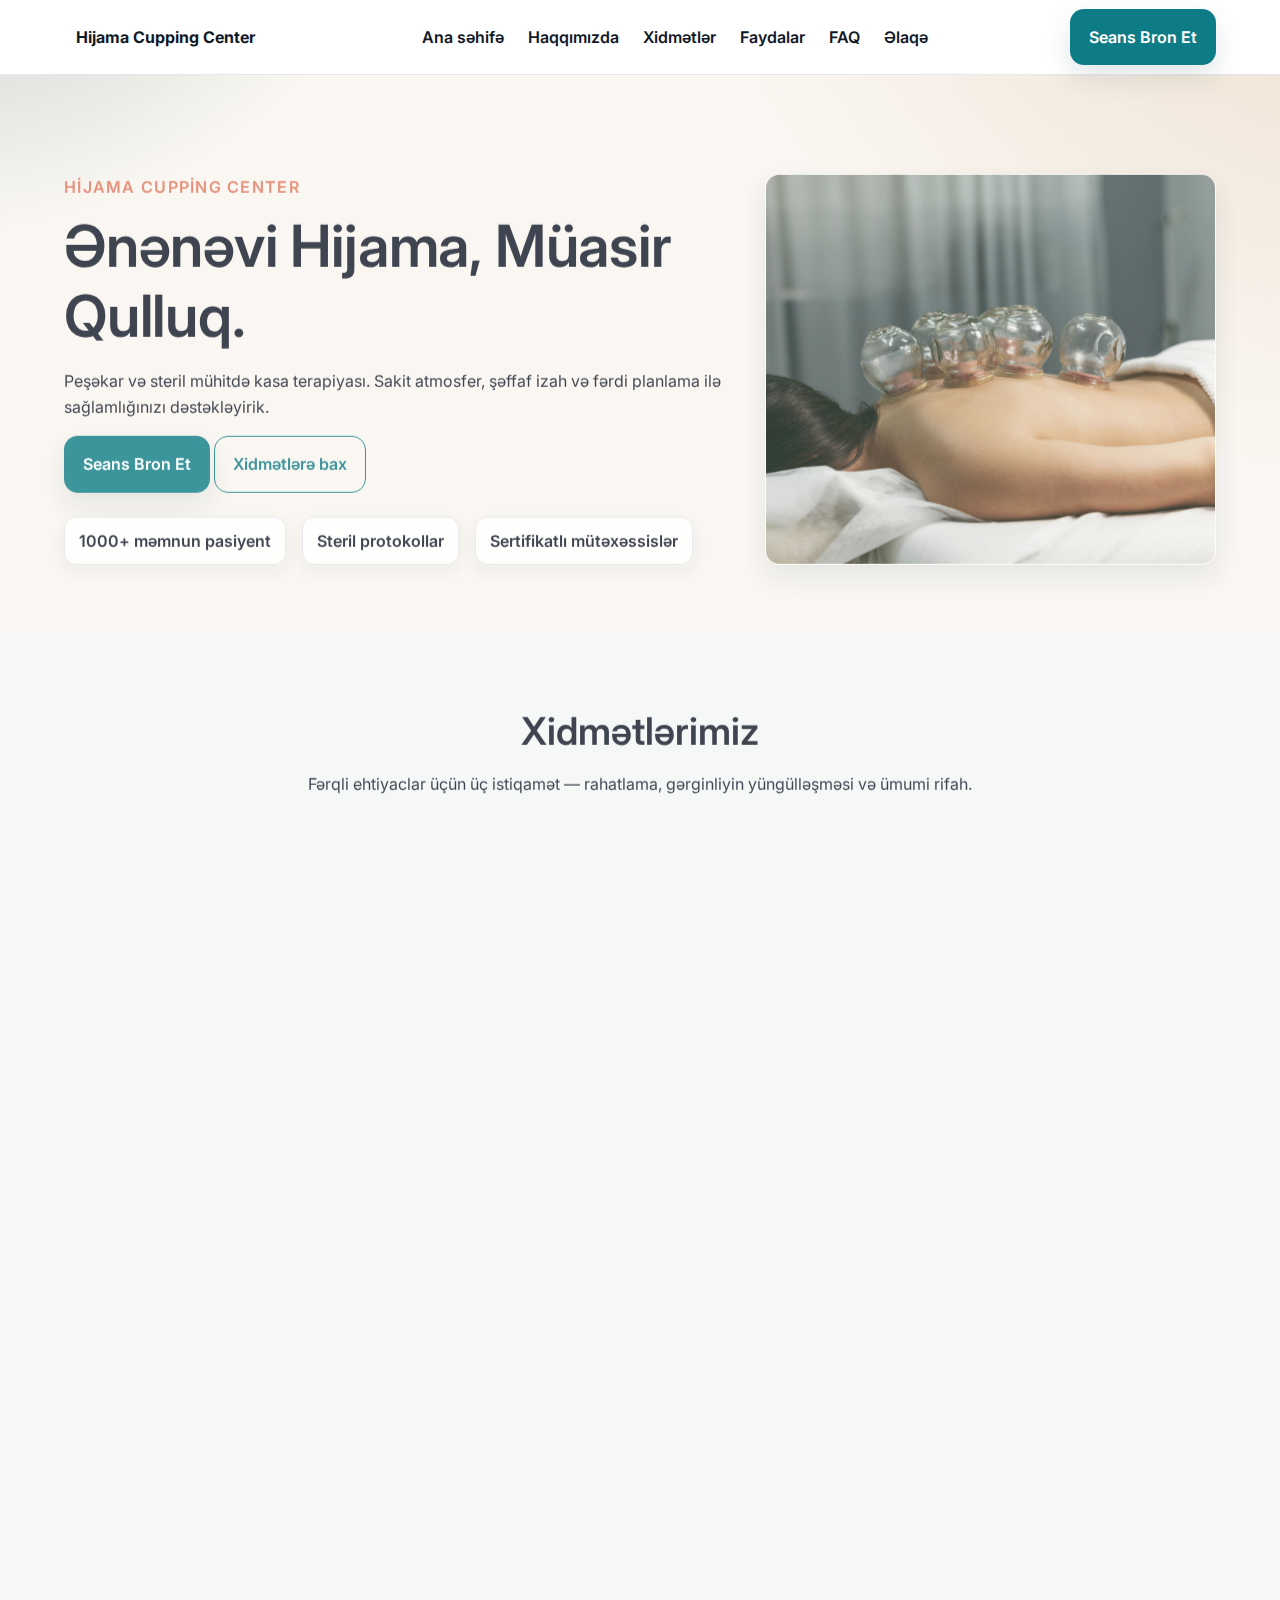
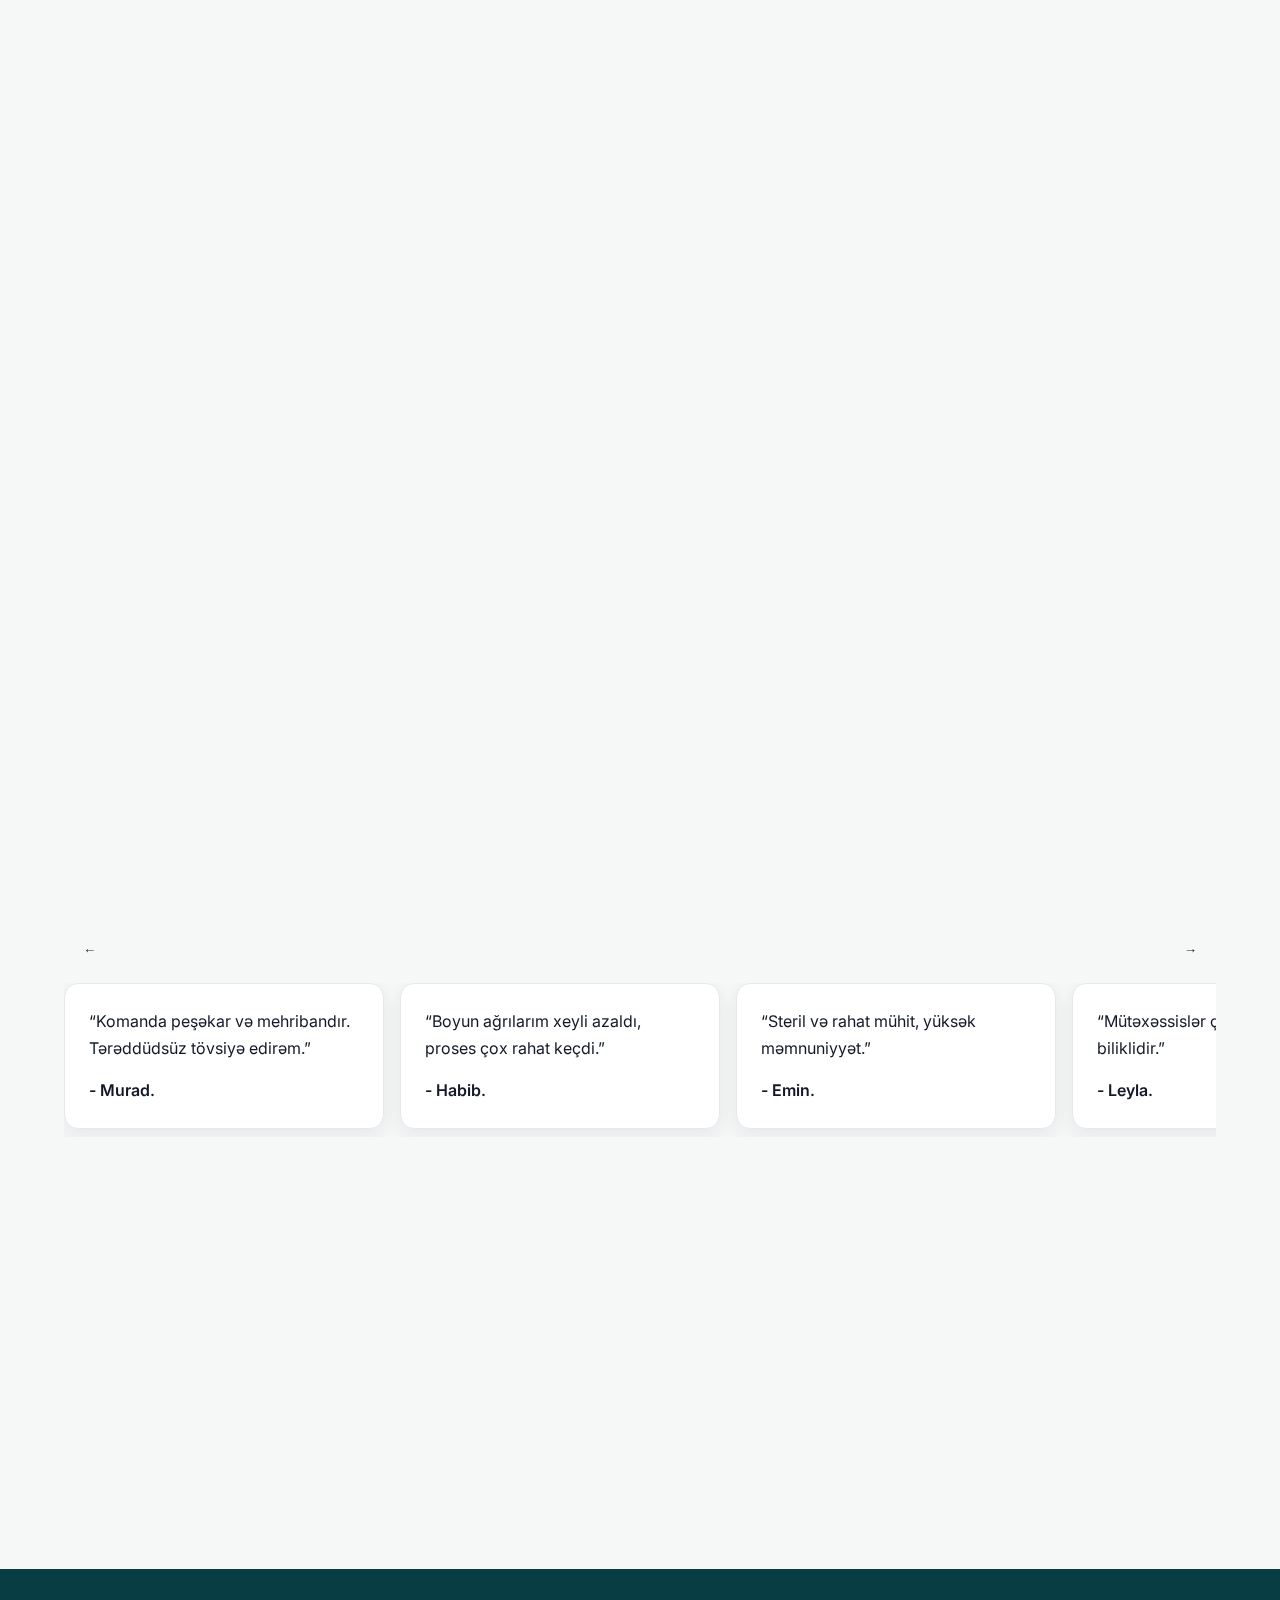
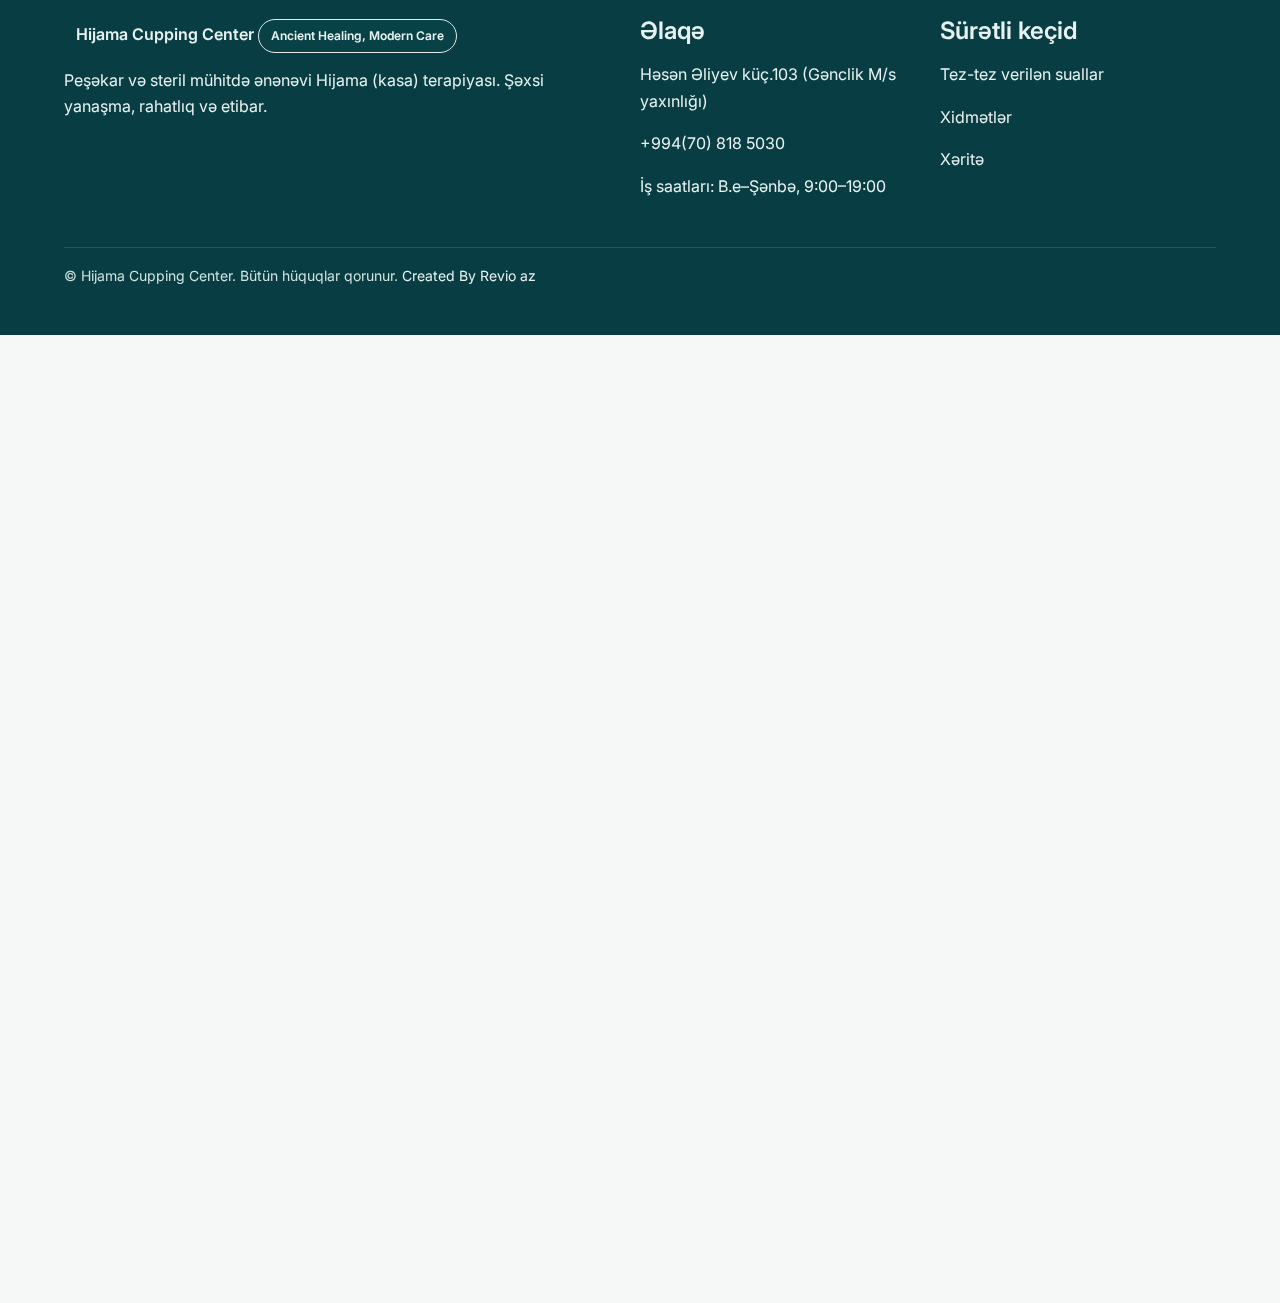
<file: index.html>
<!doctype html>
<html lang="az">
<head>
  <meta charset="utf-8"/>
  <meta name="viewport" content="width=device-width, initial-scale=1"/>
  <title>Redirecting…</title>
  <meta http-equiv="refresh" content="0; url=/az/" />
  <link rel="canonical" href="/az/" />
  <style>body{font-family:system-ui,-apple-system,Segoe UI,Roboto,Arial;margin:40px;color:#111}a{color:#0E7C86}</style>
</head>
<body>
  <p>Yönləndirilir… <a href="/az/">/az/</a></p>
</body>
</html>
</file>
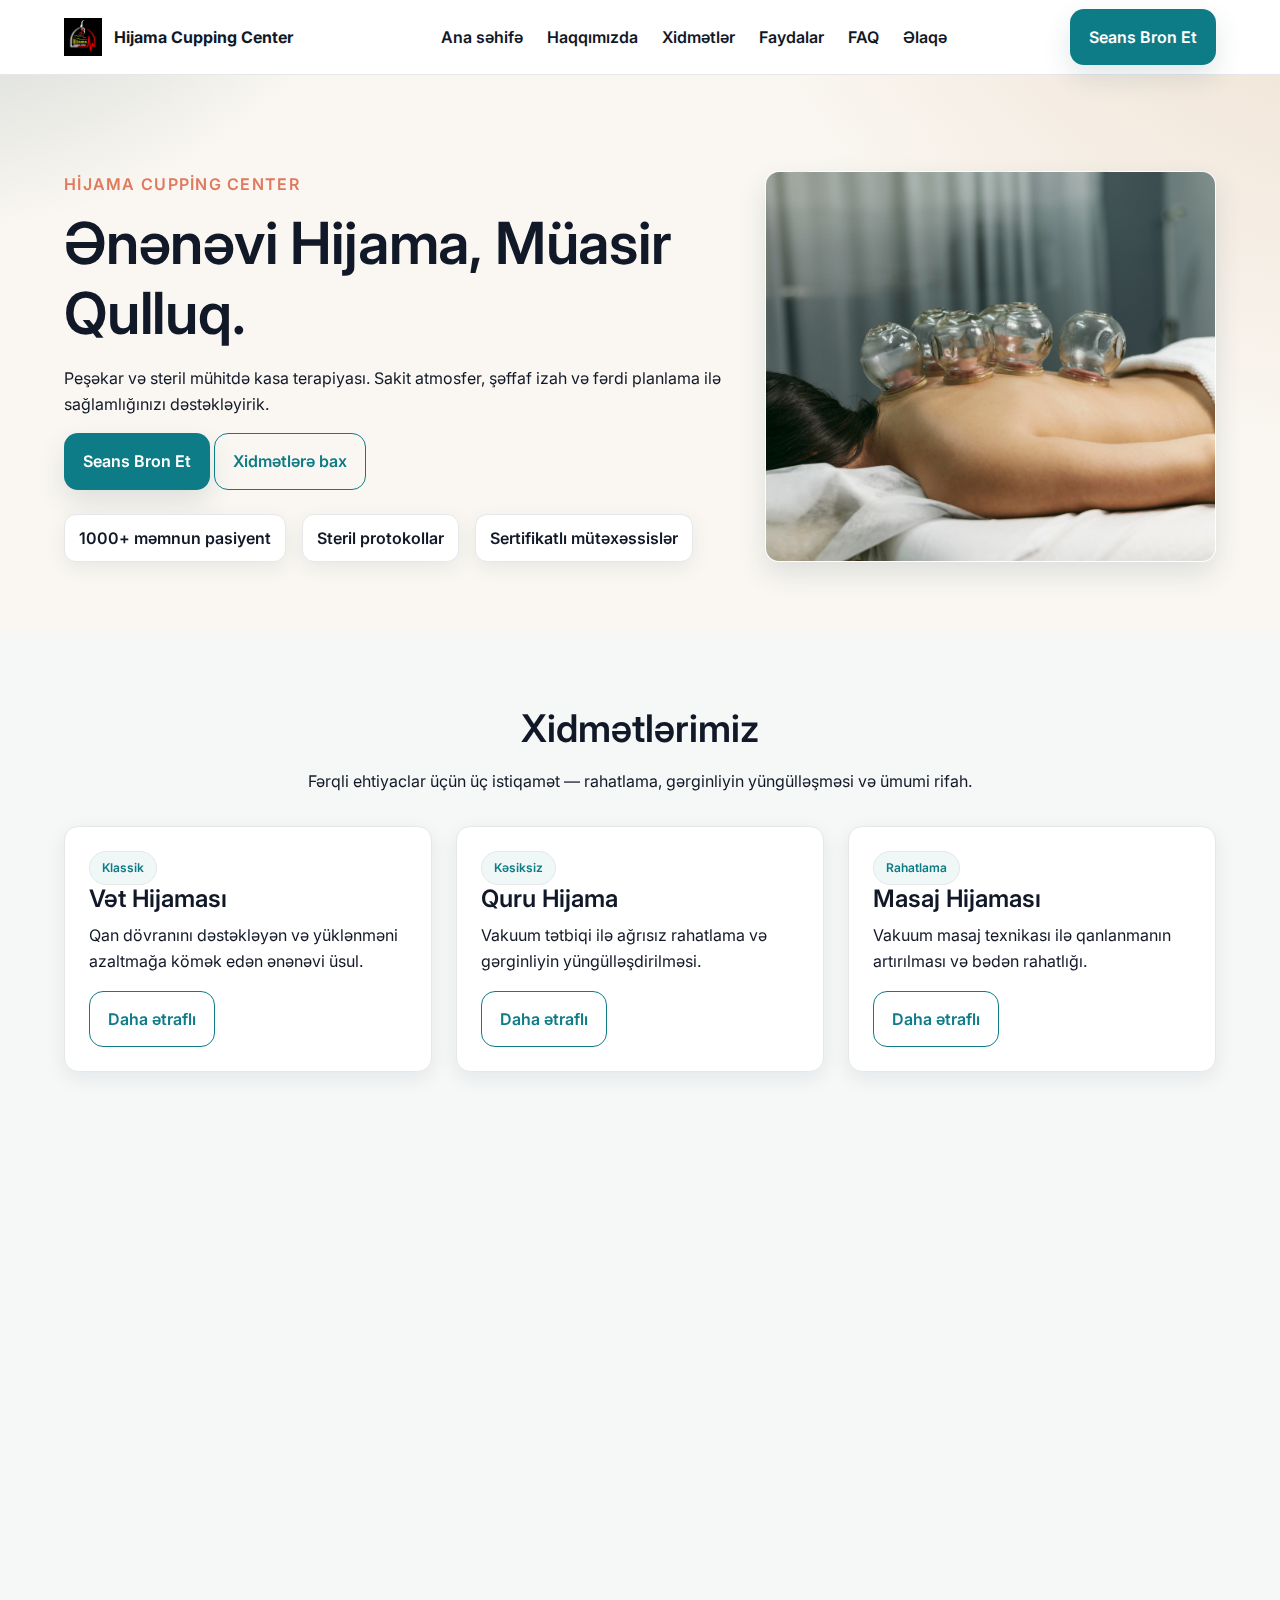
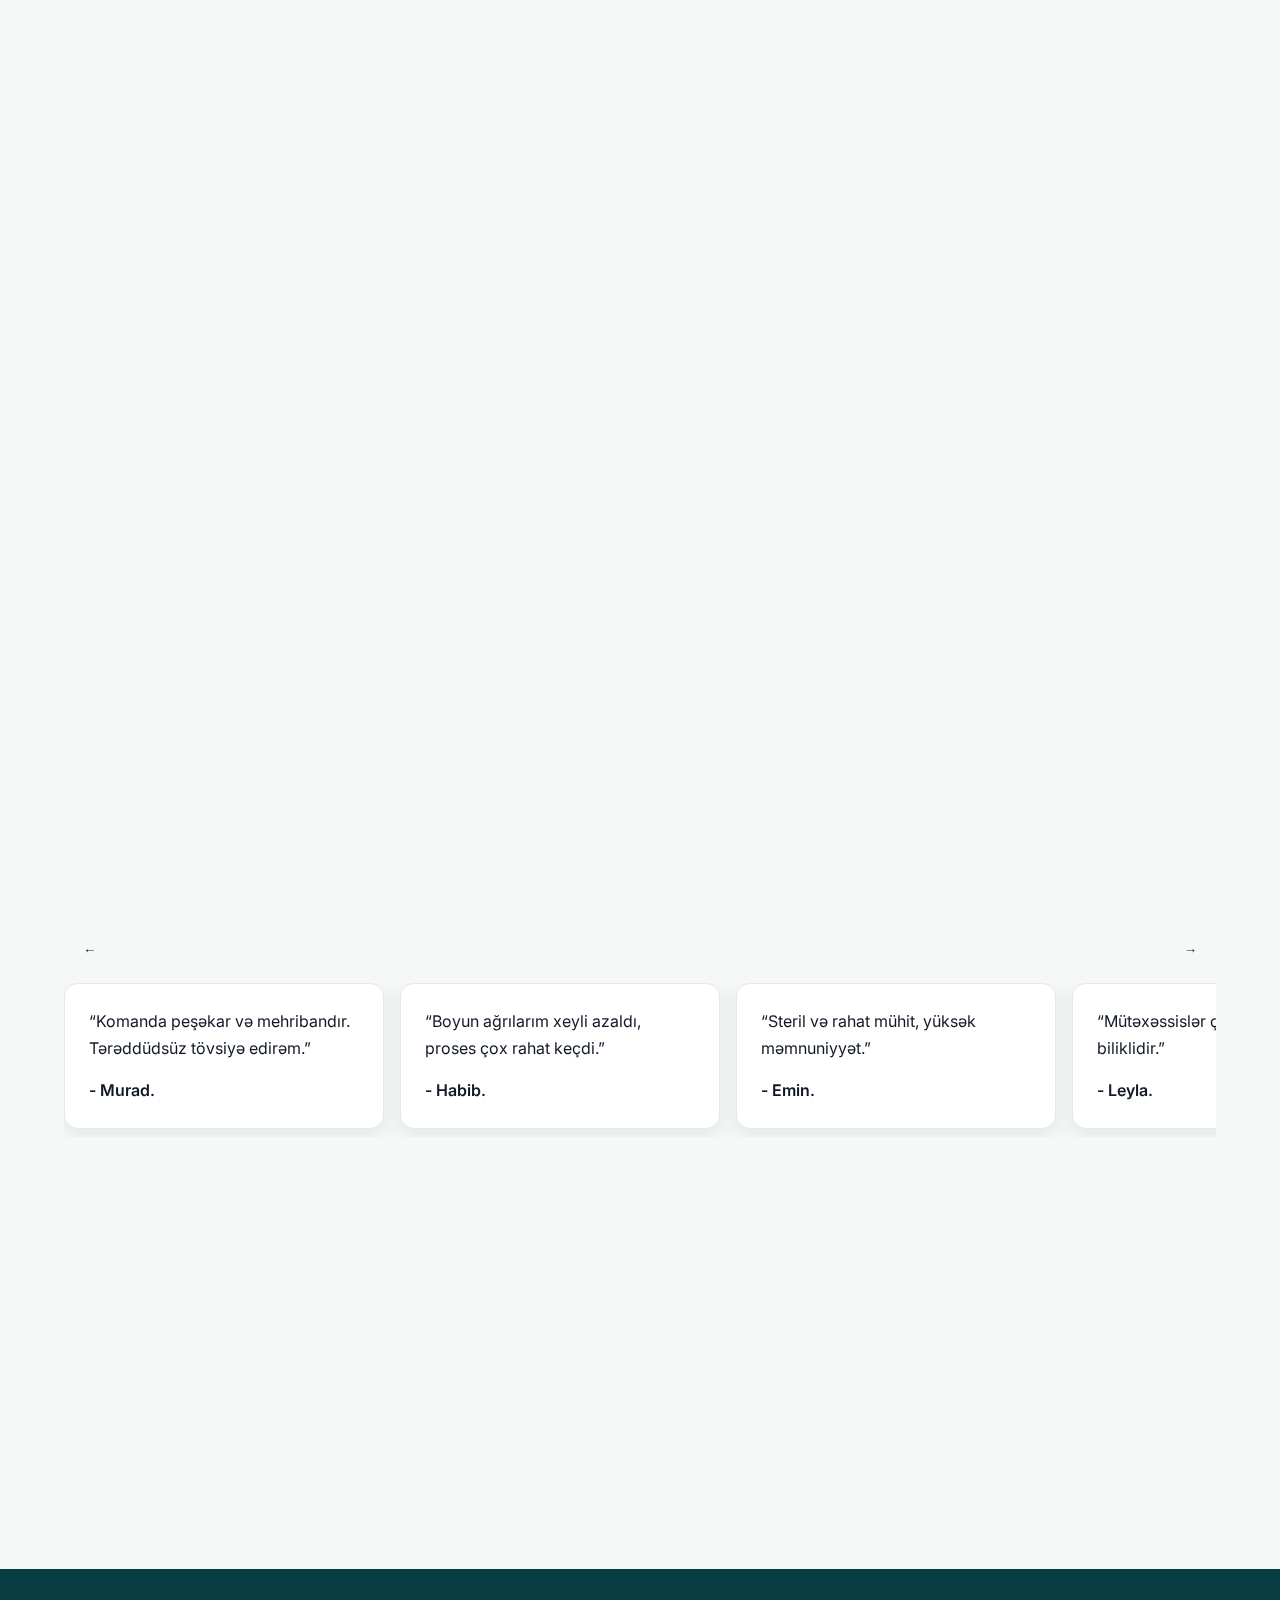
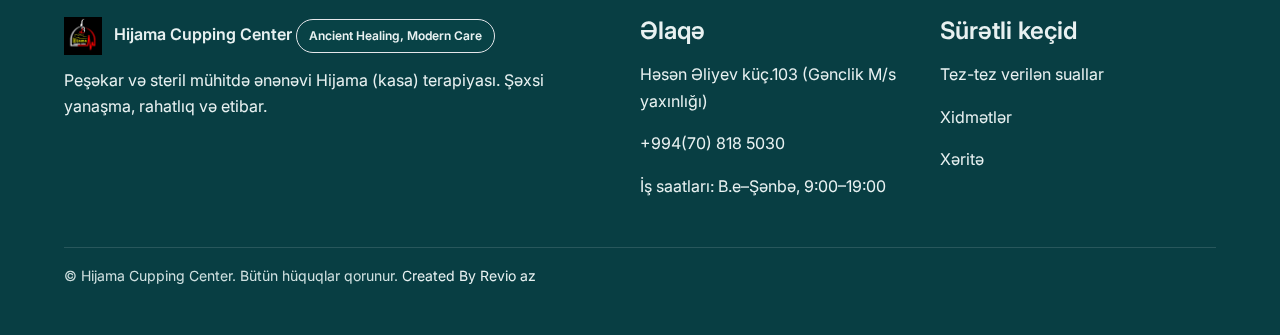
<file: az/index.html>
<!doctype html>
<html lang="az">
<head>
  <meta charset="utf-8"/>
  <meta name="viewport" content="width=device-width, initial-scale=1"/>
  <title>Hijama Cupping Center - Ənənəvi Hijama, Müasir Qulluq</title>
  <meta name="description" content="Sertifikatlı mütəxəssislərlə steril və peşəkar mühitdə Hijama (kasa) terapiyası. Şəxsi yanaşma, rahatlıq və etibar."/>
  <link href="https://fonts.googleapis.com/css2?family=Inter:wght@300;400;500;600;700&display=swap" rel="stylesheet">
  <link rel="icon" href="/images/logo.jpeg" type="image/jpeg" />
  <link rel="apple-touch-icon" href="/images/logo.jpeg" />
  <link rel="stylesheet" href="/styles/base.css"/>
  <link rel="stylesheet" href="/styles/layout.css"/>
  <link rel="stylesheet" href="/styles/components.css"/>
  <script defer src="/scripts/inject-shared.js"></script>
  <script defer src="/scripts/nav.js"></script>
  <script defer src="/scripts/reveal.js"></script>
  <script defer src="/scripts/slider.js"></script>
  <script defer src="/scripts/lightbox.js"></script>
</head>
<body>
  <div id="site-header"></div>

  <main>
    <!-- HERO -->
    <section class="hero">
      <div class="container grid">
        <div class="reveal">
          <div class="kicker">Hijama Cupping Center</div>
          <h1>Ənənəvi Hijama, Müasir Qulluq.</h1>
          <p>Peşəkar və steril mühitdə kasa terapiyası. Sakit atmosfer, şəffaf izah və fərdi planlama ilə sağlamlığınızı dəstəkləyirik.</p>
          <div class="hero-actions">
            <a class="btn btn-primary" href="/az/contact.html#book">Seans Bron Et</a>
            <a class="btn btn-outline" href="/az/services/wet-cupping.html">Xidmətlərə bax</a>
          </div>
          <div class="hero-stats">
            <div class="stat">1000+ məmnun pasiyent</div>
            <div class="stat">Steril protokollar</div>
            <div class="stat">Sertifikatlı mütəxəssislər</div>
          </div>
        </div>
        <div class="hero-visual reveal">
          <!-- Hero şəkli: aşağıdakı src dəyərini öz şəklin yoluna dəyişin -->
          <img src="/images/hero.jpg" alt="Klinika və ya xidmət hero şəkli" loading="lazy" />
        </div>
      </div>
    </section>

    <!-- SERVICES -->
    <section class="section services">
      <div class="container">
        <div class="section-head reveal">
          <h2>Xidmətlərimiz</h2>
          <p>Fərqli ehtiyaclar üçün üç istiqamət — rahatlama, gərginliyin yüngülləşməsi və ümumi rifah.</p>
        </div>
        <div class="grid grid-3">
          <article class="card shadow-hover reveal">
            <span class="badge">Klassik</span>
            <h3>Vət Hijaması</h3>
            <p>Qan dövranını dəstəkləyən və yüklənməni azaltmağa kömək edən ənənəvi üsul.</p>
            <a class="btn btn-outline" href="/az/services/wet-cupping.html">Daha ətraflı</a>
          </article>
          <article class="card shadow-hover reveal">
            <span class="badge">Kəsiksiz</span>
            <h3>Quru Hijama</h3>
            <p>Vakuum tətbiqi ilə ağrısız rahatlama və gərginliyin yüngülləşdirilməsi.</p>
            <a class="btn btn-outline" href="/az/services/dry-cupping.html">Daha ətraflı</a>
          </article>
          <article class="card shadow-hover reveal">
            <span class="badge">Rahatlama</span>
            <h3>Masaj Hijaması</h3>
            <p>Vakuum masaj texnikası ilə qanlanmanın artırılması və bədən rahatlığı.</p>
            <a class="btn btn-outline" href="/az/services/massage-cupping.html">Daha ətraflı</a>
          </article>
        </div>
      </div>
    </section>

    <!-- WHY US -->
    <section class="section why">
      <div class="container">
        <div class="section-head reveal"><h2>Niyə bizi seçirlər?</h2></div>
        <div class="grid grid-3">
          <div class="item reveal">
            <div class="icon">✓</div>
            <div><strong>Steril Protokollar</strong><p>Birdəfəlik alətlər, tibbi gigiyena standartları.</p></div>
          </div>
          <div class="item reveal">
            <div class="icon">★</div>
            <div><strong>Sertifikatlı Mütəxəssislər</strong><p>Təcrübə və daimi təlim.</p></div>
          </div>
          <div class="item reveal">
            <div class="icon">☘</div>
            <div><strong>Şəxsi Yanaşma</strong><p>Hər pasiyent üçün fərdi plan.</p></div>
          </div>
        </div>
      </div>
    </section>

    <!-- PROCESS / STEPS -->
    <section class="section">
      <div class="container">
        <div class="section-head reveal"><h2>Proses necə işləyir?</h2></div>
        <div class="grid grid-3">
          <div class="step card reveal">
            <div class="num"></div>
            <div><strong>Məsləhət</strong><p>Qısa konsultasiya və uyğunluq yoxlaması.</p></div>
          </div>
          <div class="step card reveal">
            <div class="num"></div>
            <div><strong>Seans</strong><p>Seçilən hijama növünün steril şəkildə tətbiqi.</p></div>
          </div>
          <div class="step card reveal">
            <div class="num"></div>
            <div><strong>Sonrakı qayğı</strong><p>Sadə tövsiyələr və ehtiyac olarsa təqib.</p></div>
          </div>
        </div>
      </div>
    </section>

    <!-- GALLERY -->
    <section class="section">
      <div class="container">
        <div class="section-head reveal"><h2>Görüntülər</h2><p>Klinikamızdan və prosesdən görüntülər (demo şəkillər).</p></div>
        <div class="gallery reveal">
          <img src="/images/pattern.jpg" alt="Klinika görüntüsü" />
          <img src="/images/hero-bg.jpg" alt="Steril mühit" />
          <img src="/images/pattern.jpg" alt="Hijama ekipmanı" />
        </div>
      </div>
    </section>

    <!-- TESTIMONIALS (slider) -->
    <section class="section testimonials">
      <div class="container">
        <div class="section-head reveal"><h2>Rəylər</h2></div>
        <div class="slider">
          <div style="display:flex;justify-content:space-between;align-items:center;margin-bottom:12px">
            <button class="btn btn-ghost" data-prev>←</button>
            <button class="btn btn-ghost" data-next>→</button>
          </div>
          <div class="slider-track">
            <div class="card"><p>“Komanda peşəkar və mehribandır. Tərəddüdsüz tövsiyə edirəm.”</p><strong>- Murad.</strong></div>
            <div class="card"><p>“Boyun ağrılarım xeyli azaldı, proses çox rahat keçdi.”</p><strong>- Habib.</strong></div>
            <div class="card"><p>“Steril və rahat mühit, yüksək məmnuniyyət.”</p><strong>- Emin.</strong></div>
            <div class="card"><p>“Mütəxəssislər çox diqqətcil və biliklidir.”</p><strong>- Leyla.</strong></div>
            <div class="card"><p>“Hijama sayəsində ümumi sağlamlığım yaxşılaşdı.”</p><strong>- Polad.</strong></div>
          </div>
        </div>
      </div>
    </section>

    <!-- CTA BAND -->
    <section class="section">
      <div class="container">
        <div class="cta-band reveal">
          <div>
            <h2 style="margin:0 0 8px 0">Sağlamlığınız üçün ilk addım.</h2>
            <p style="margin:0">Bu gün rahat vaxt seçin — qısa konsultasiya ilə başlayın.</p>
          </div>
          <div style="display:flex;gap:12px;flex-wrap:wrap">
            <a class="btn btn-outline" href="tel:+994708185030">Zəng et</a>
            <a class="btn btn-primary" href="/az/contact.html#book">Seans Bron Et</a>
          </div>
        </div>
      </div>
    </section>
  </main>

  <div id="site-footer"></div>
</body>
</html>
</file>
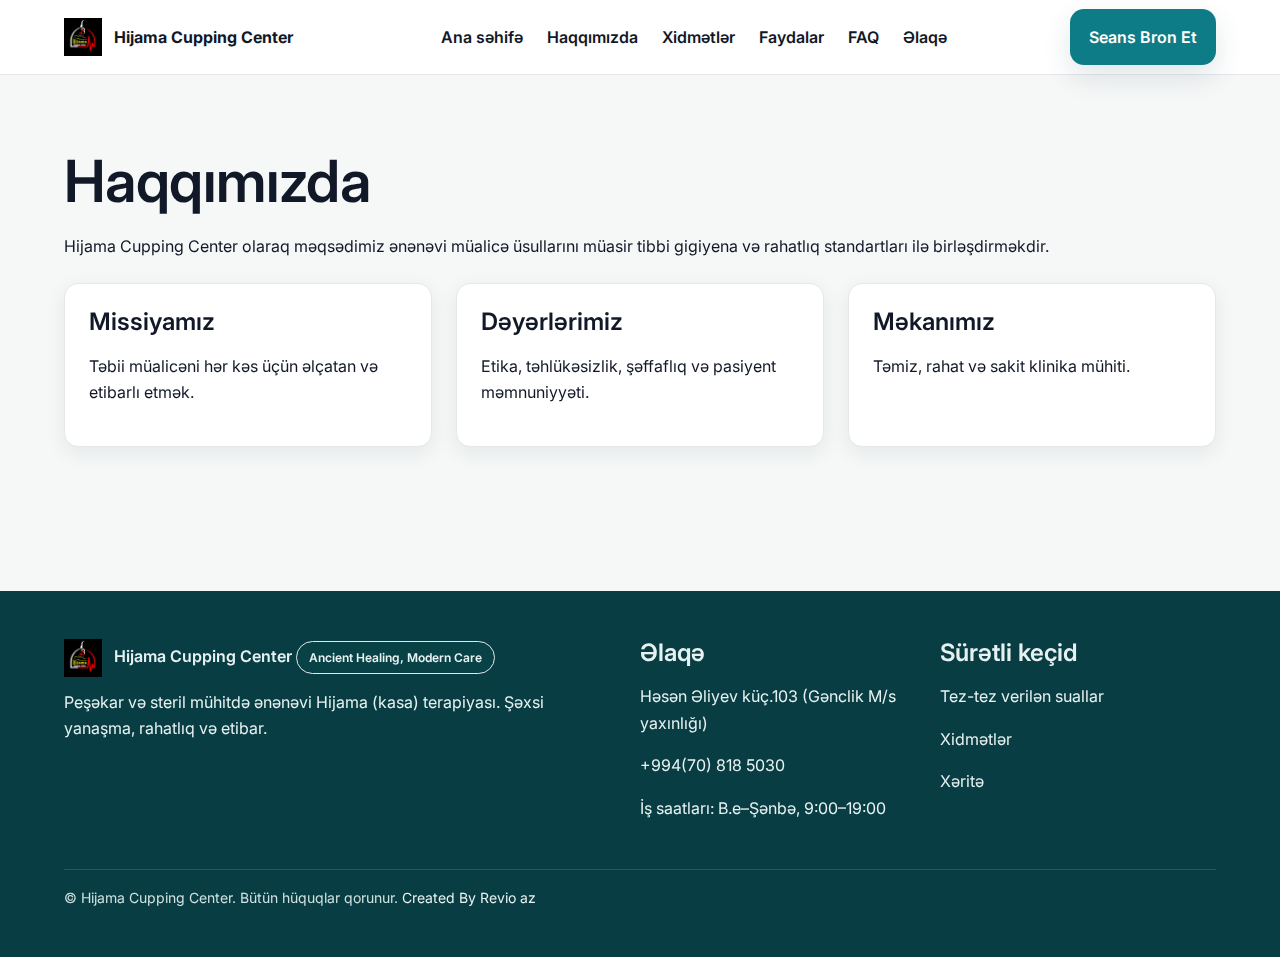
<file: az/about.html>
<!doctype html>
<html lang="az">
<head>
  <meta charset="utf-8"/>
  <meta name="viewport" content="width=device-width, initial-scale=1"/>
  <title>Haqqımızda</title>
  <meta name="description" content="Məqsədimiz: təhlükəsiz, izahlı və rahat mühitdə ənənəvi hijama ilə sağlamlığınızı dəstəkləmək."/>
  <link href="https://fonts.googleapis.com/css2?family=Inter:wght@300;400;500;600;700&display=swap" rel="stylesheet">
  <link rel="icon" href="/images/logo.jpeg" type="image/jpeg" />
  <link rel="apple-touch-icon" href="/images/logo.jpeg" />
  <link rel="stylesheet" href="/styles/base.css"/>
  <link rel="stylesheet" href="/styles/layout.css"/>
  <link rel="stylesheet" href="/styles/components.css"/>
  <script defer src="/scripts/inject-shared.js"></script>
</head>
<body>
  <div id="site-header"></div>
  <main class="section">
    <div class="container">
      <h1>Haqqımızda</h1>
      <p>Hijama Cupping Center olaraq məqsədimiz ənənəvi müalicə üsullarını müasir tibbi gigiyena və rahatlıq standartları ilə birləşdirməkdir.</p>
      <div class="grid grid-3" style="margin-top:var(--sp-4)">
        <div class="card">
          <h3>Missiyamız</h3>
          <p>Təbii müalicəni hər kəs üçün əlçatan və etibarlı etmək.</p>
        </div>
        <div class="card">
          <h3>Dəyərlərimiz</h3>
          <p>Etika, təhlükəsizlik, şəffaflıq və pasiyent məmnuniyyəti.</p>
        </div>
        <div class="card">
          <h3>Məkanımız</h3>
          <p>Təmiz, rahat və sakit klinika mühiti.</p>
        </div>
      </div>
    </div>
  </main>
  <div id="site-footer"></div>
</body>
</html>
</file>
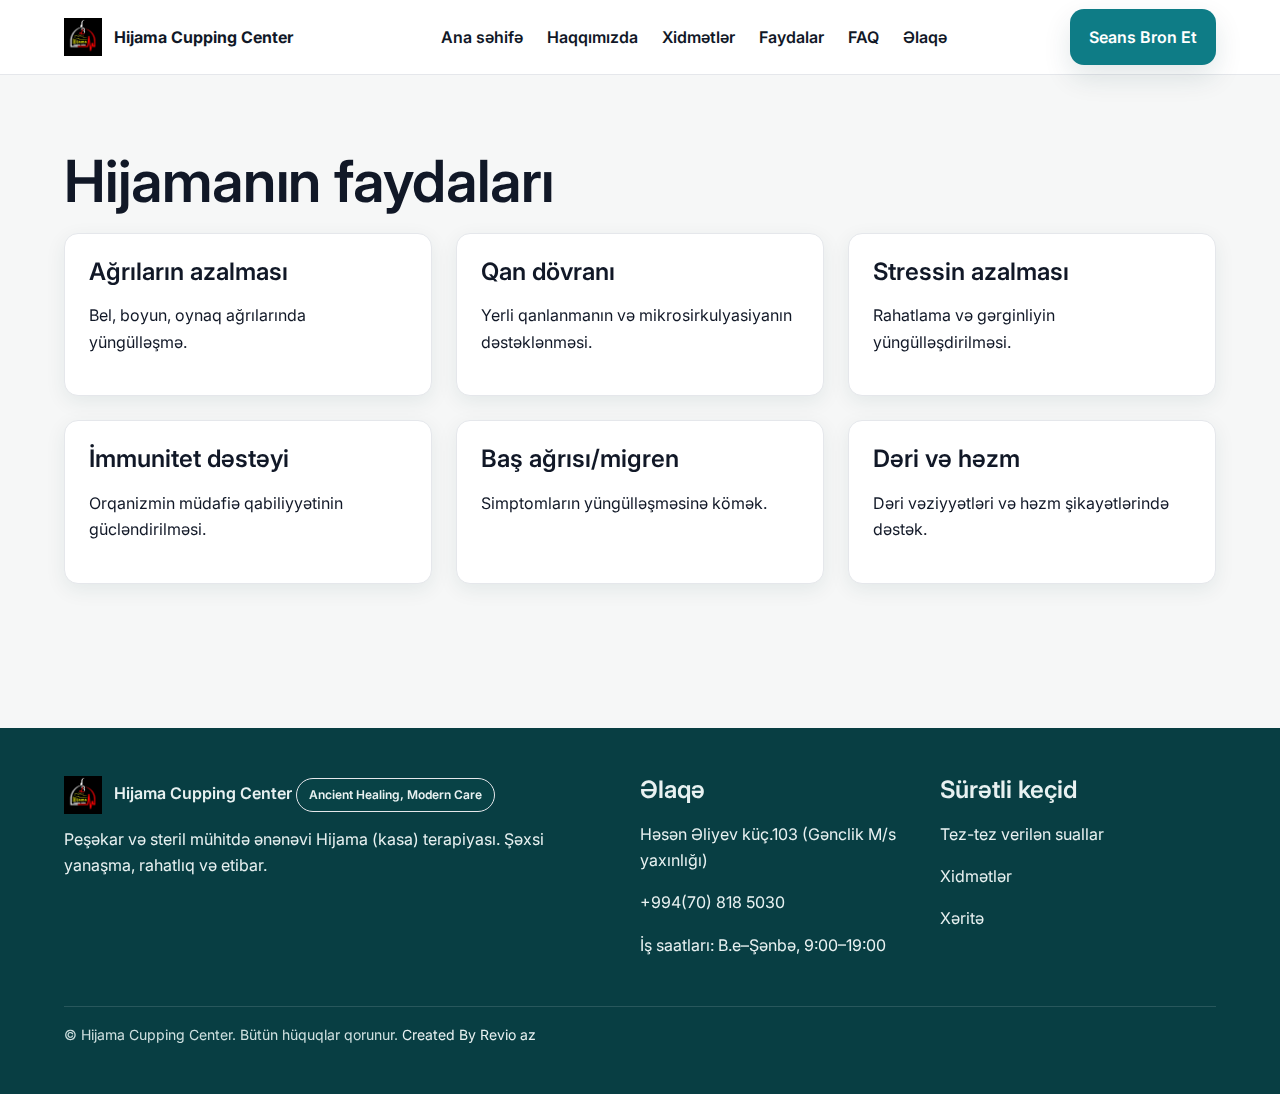
<file: az/benefits.html>
<!doctype html>
<html lang="az">
<head>
  <meta charset="utf-8"/>
  <meta name="viewport" content="width=device-width, initial-scale=1"/>
  <title>Hijama Faydaları</title>
  <meta name="description" content="Hijamanın – ağrıların azalması, qan dövranının yaxşılaşması, stressin azalması və immun sistem dəstəyi kimi faydaları."/>
  <link href="https://fonts.googleapis.com/css2?family=Inter:wght@400;600;700&family=Playfair+Display:wght@600;700&display=swap" rel="stylesheet">
  <link rel="icon" href="/images/logo.jpeg" type="image/jpeg" />
  <link rel="apple-touch-icon" href="/images/logo.jpeg" />
  <link rel="stylesheet" href="/styles/base.css"/>
  <link rel="stylesheet" href="/styles/layout.css"/>
  <link rel="stylesheet" href="/styles/components.css"/>
  <script defer src="/scripts/inject-shared.js"></script>
</head>
<body>
  <div id="site-header"></div>
  <main class="section">
    <div class="container">
      <h1>Hijamanın faydaları</h1>
      <div class="grid grid-3">
        <div class="card"><h3>Ağrıların azalması</h3><p>Bel, boyun, oynaq ağrılarında yüngülləşmə.</p></div>
        <div class="card"><h3>Qan dövranı</h3><p>Yerli qanlanmanın və mikrosirkulyasiyanın dəstəklənməsi.</p></div>
        <div class="card"><h3>Stressin azalması</h3><p>Rahatlama və gərginliyin yüngülləşdirilməsi.</p></div>
        <div class="card"><h3>İmmunitet dəstəyi</h3><p>Orqanizmin müdafiə qabiliyyətinin gücləndirilməsi.</p></div>
        <div class="card"><h3>Baş ağrısı/migren</h3><p>Simptomların yüngülləşməsinə kömək.</p></div>
        <div class="card"><h3>Dəri və həzm</h3><p>Dəri vəziyyətləri və həzm şikayətlərində dəstək.</p></div>
      </div>
    </div>
  </main>
  <div id="site-footer"></div>
</body>
</html>
</file>
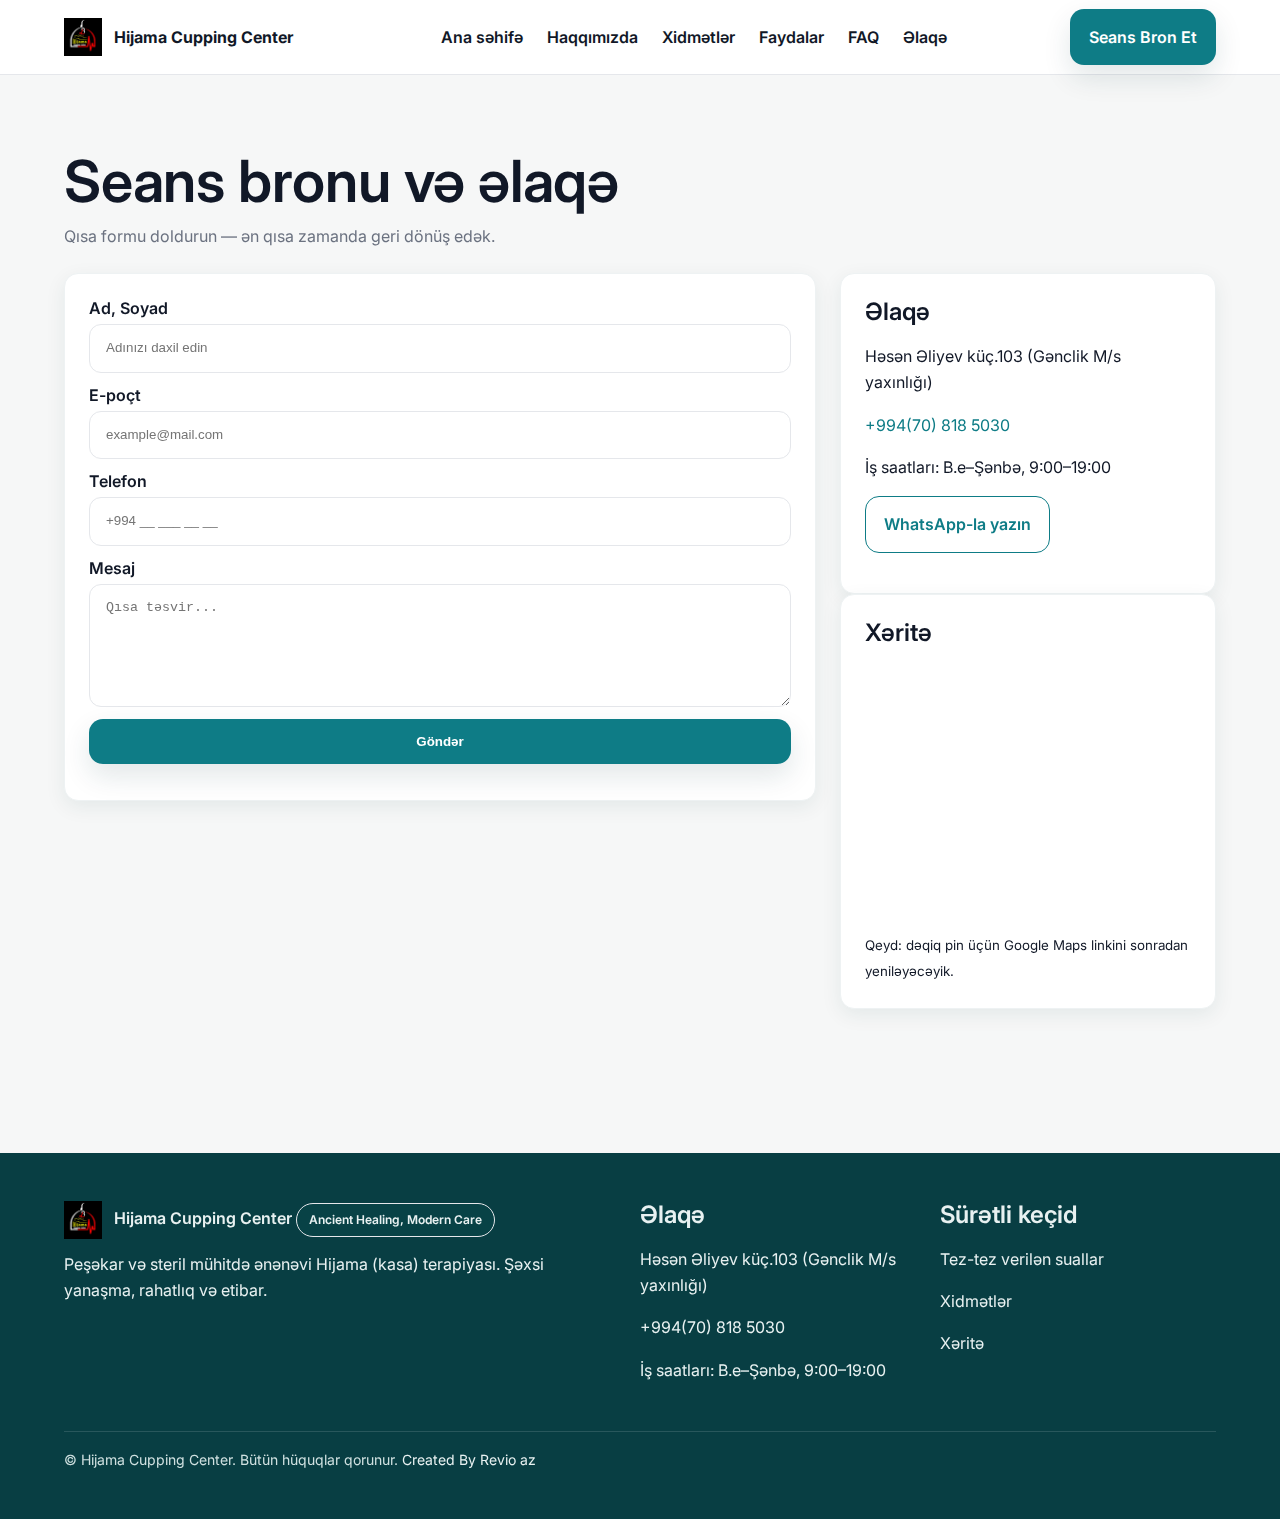
<file: az/contact.html>
<!doctype html>
<html lang="az">
<head>
  <meta charset="utf-8"/>
  <meta name="viewport" content="width=device-width, initial-scale=1"/>
  <title>Əlaqə və bron</title>
  <meta name="description" content="Hijama üçün seans bronu və əlaqə formu. Ünvan, telefon və iş saatları."/>
  <link href="https://fonts.googleapis.com/css2?family=Inter:wght@300;400;500;600;700&display=swap" rel="stylesheet">
  <link rel="icon" href="/images/logo.jpeg" type="image/jpeg" />
  <link rel="apple-touch-icon" href="/images/logo.jpeg" />
  <link rel="stylesheet" href="/styles/base.css"/>
  <link rel="stylesheet" href="/styles/layout.css"/>
  <link rel="stylesheet" href="/styles/components.css"/>
  <script defer src="/scripts/inject-shared.js"></script>
  <script defer src="/scripts/form-contact.js"></script>
</head>
<body>
  <div id="site-header"></div>
  <main class="section booking">
    <div class="container">
      <h1 id="book" class="page-head">Seans bronu və əlaqə</h1>
      <p class="page-subhead">Qısa formu doldurun — ən qısa zamanda geri dönüş edək.</p>
      <div class="grid booking-grid">
        <form class="card card--soft form booking-form" id="contactForm">
          <div>
            <label for="name">Ad, Soyad</label>
            <input id="name" name="name" class="input" placeholder="Adınızı daxil edin"/>
          </div>
          <div>
            <label for="email">E-poçt</label>
            <input id="email" name="email" type="email" class="input" placeholder="example@mail.com"/>
          </div>
          <div>
            <label for="phone">Telefon</label>
            <input id="phone" name="phone" class="input" placeholder="+994 __ ___ __ __"/>
          </div>
          <div>
            <label for="message">Mesaj</label>
            <textarea id="message" name="message" rows="5" class="input" placeholder="Qısa təsvir..."></textarea>
          </div>
          <button class="btn btn-primary booking-submit" type="submit">Göndər</button>
          <div id="formMsg" class="form-msg" aria-live="polite"></div>
        </form>
        <aside>
          <div class="card card--soft">
            <h3>Əlaqə</h3>
            <p>Həsən Əliyev küç.103 (Gənclik M/s yaxınlığı)</p>
            <p><a href="tel:+994708185030">+994(70) 818 5030</a></p>
            <p>İş saatları: B.e–Şənbə, 9:00–19:00</p>
            <p><a class="btn btn-outline" href="https://wa.me/994708185030" target="_blank" rel="noopener">WhatsApp-la yazın</a></p>
          </div>
          <div class="card card--soft" id="map">
            <h3>Xəritə</h3>
            <iframe
              title="Xəritə"
              width="100%" height="260" style="border:0;border-radius:10px"
              loading="lazy" allowfullscreen
              referrerpolicy="no-referrer-when-downgrade"
              src="https://www.google.com/maps?q=Gənclik+Baku&output=embed">
            </iframe>
            <small>Qeyd: dəqiq pin üçün Google Maps linkini sonradan yeniləyəcəyik.</small>
          </div>
        </aside>
      </div>
    </div>
  </main>
  <div id="site-footer"></div>
</body>
</html>
</file>
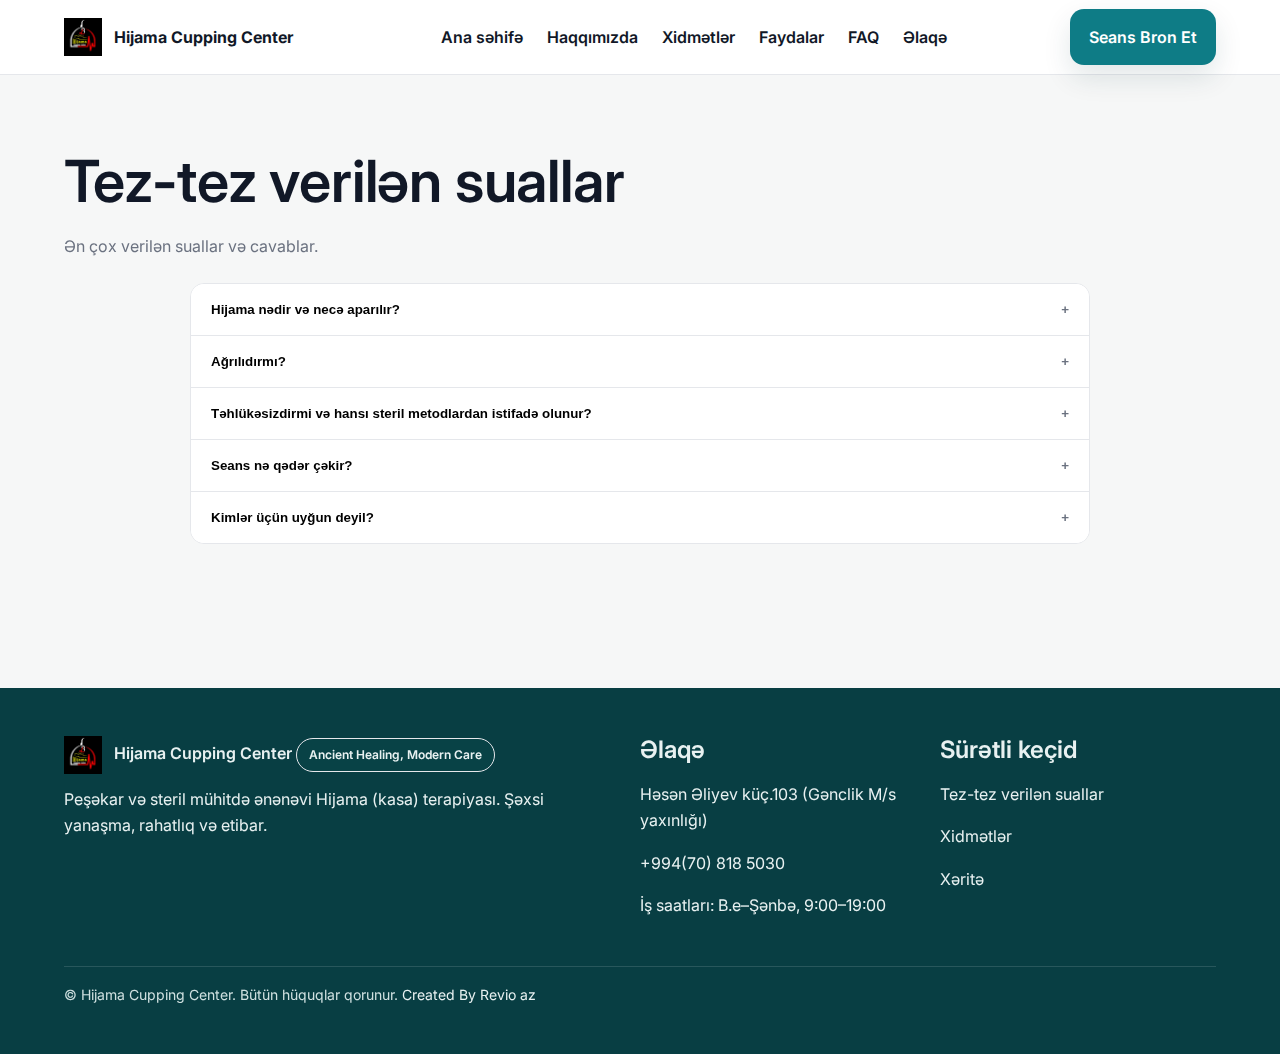
<file: az/faq.html>
<!doctype html>
<html lang="az">
<head>
  <meta charset="utf-8"/>
  <meta name="viewport" content="width=device-width, initial-scale=1"/>
  <title>Tez-tez verilən suallar</title>
  <meta name="description" content="Hijama haqqında ən çox verilən suallar və cavablar."/>
  <link href="https://fonts.googleapis.com/css2?family=Inter:wght@400;600;700&family=Playfair+Display:wght@600;700&display=swap" rel="stylesheet">
  <link rel="icon" href="/images/logo.jpeg" type="image/jpeg" />
  <link rel="apple-touch-icon" href="/images/logo.jpeg" />
  <link rel="stylesheet" href="/styles/base.css"/>
  <link rel="stylesheet" href="/styles/layout.css"/>
  <link rel="stylesheet" href="/styles/components.css"/>
  <script defer src="/scripts/inject-shared.js"></script>
  <script defer src="/scripts/accordion.js"></script>
</head>
<body>
  <div id="site-header"></div>
  <main class="section faq">
    <div class="container">
      <h1>Tez-tez verilən suallar</h1>
      <p class="page-subhead">Ən çox verilən suallar və cavablar.</p>
      <div class="accordion" role="region" aria-label="FAQ">
        <div class="accordion__item">
          <button class="accordion__header" aria-expanded="false">Hijama nədir və necə aparılır?</button>
          <div class="accordion__panel">
            <p>Hijama (kasa terapiyası) vakuum vasitəsilə dəri üzərində müvəqqəti təzyiq yaradır. Vət hijamada kiçik kəsiklərlə az miqdarda qanın axıdılması tətbiq edilə bilər.</p>
          </div>
        </div>
        <div class="accordion__item">
          <button class="accordion__header" aria-expanded="false">Ağrılıdırmı?</button>
          <div class="accordion__panel">
            <p>Əksər pasiyentlər yüngül gərginlik hiss edirlər. Proses steril və nəzarət altında aparılır.</p>
          </div>
        </div>
        <div class="accordion__item">
          <button class="accordion__header" aria-expanded="false">Təhlükəsizdirmi və hansı steril metodlardan istifadə olunur?</button>
          <div class="accordion__panel">
            <p>Birdəfəlik alətlər və tibbi gigiyena protokolları ilə təhlükəsizlik təmin edilir.</p>
          </div>
        </div>
        <div class="accordion__item">
          <button class="accordion__header" aria-expanded="false">Seans nə qədər çəkir?</button>
          <div class="accordion__panel">
            <p>Orta hesabla 30–60 dəqiqə. Müalicə planından asılıdır.</p>
          </div>
        </div>
        <div class="accordion__item">
          <button class="accordion__header" aria-expanded="false">Kimlər üçün uyğun deyil?</button>
          <div class="accordion__panel">
            <p>Bəzi qan xəstəlikləri, hamiləlik və xüsusi vəziyyətlərdə hijama uyğun olmaya bilər. Ön müayinə vacibdir.</p>
          </div>
        </div>
      </div>
    </div>
  </main>
  <div id="site-footer"></div>
</body>
</html>
</file>
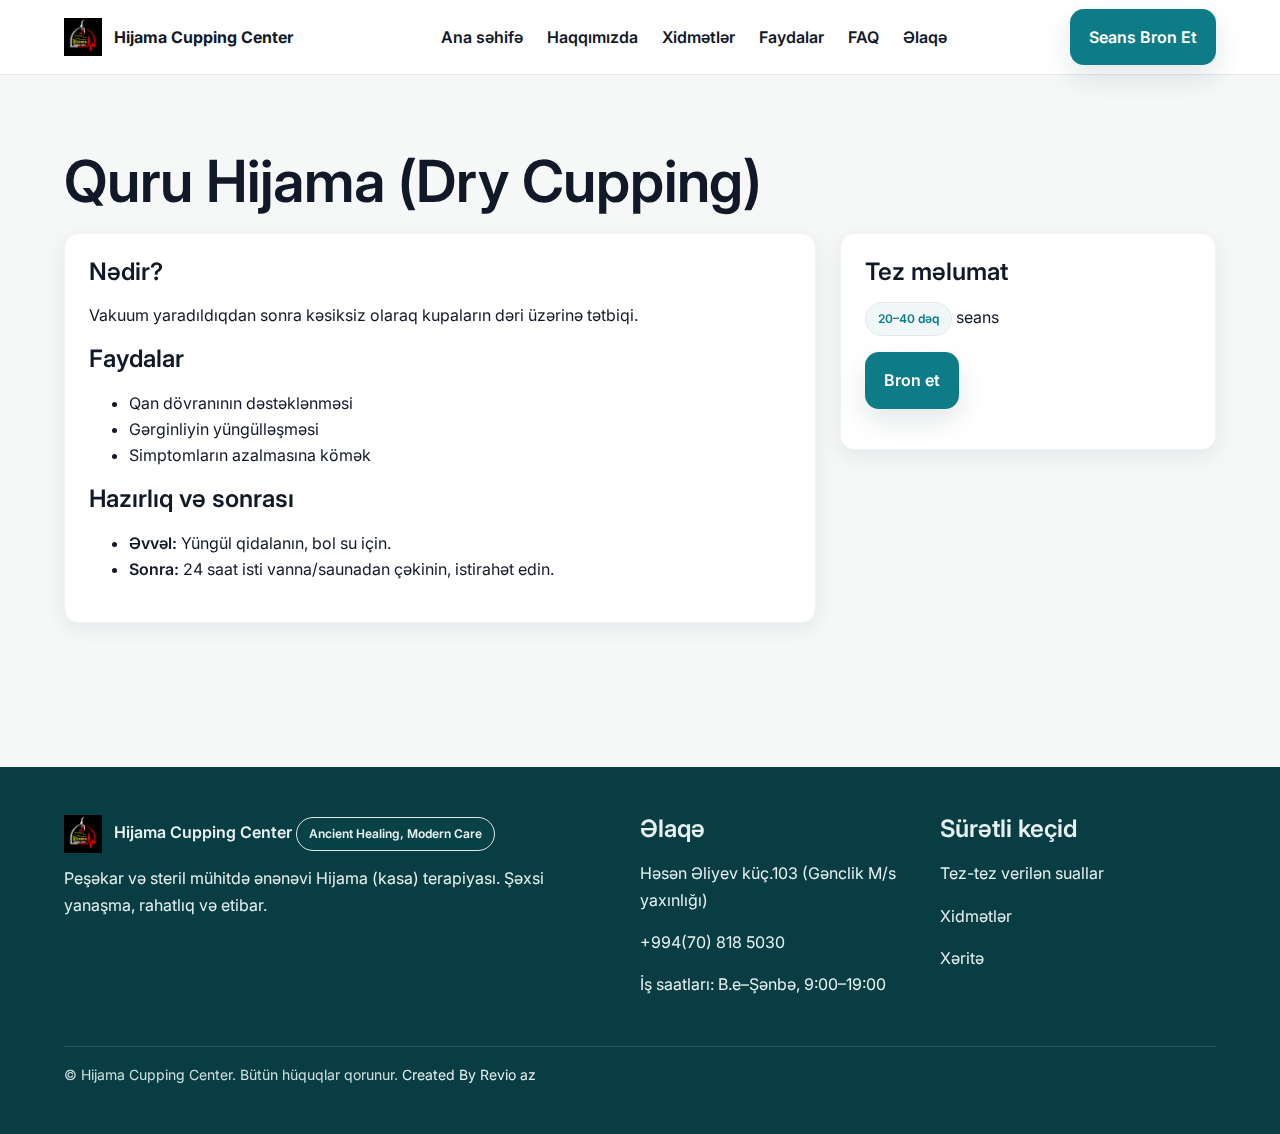
<file: az/services/dry-cupping.html>
<!doctype html>
<html lang="az">
<head>
  <meta charset="utf-8"/>
  <meta name="viewport" content="width=device-width, initial-scale=1"/>
  <title>Quru Hijama (Dry Cupping)</title>
  <meta name="description" content="Vət hijaması — ənənəvi qan axıdılma üsulu ilə bədəndə yüklənmələrin azaldılması və qan dövranının dəstəklənməsi."/>
  <link href="https://fonts.googleapis.com/css2?family=Inter:wght@400;600;700&family=Playfair+Display:wght@600;700&display=swap" rel="stylesheet">
  <link rel="icon" href="/images/logo.jpeg" type="image/jpeg" />
  <link rel="apple-touch-icon" href="/images/logo.jpeg" />
  <link rel="stylesheet" href="/styles/base.css"/>
  <link rel="stylesheet" href="/styles/layout.css"/>
  <link rel="stylesheet" href="/styles/components.css"/>
  <script defer src="/scripts/inject-shared.js"></script>
</head>
<body>
  <div id="site-header"></div>
  <main class="section service">
    <div class="container">
      <h1>Quru Hijama (Dry Cupping)</h1>
      <div class="grid service-grid">
        <article class="card card--soft service-article">
          <h3>Nədir?</h3>
          <p>Vakuum yaradıldıqdan sonra kəsiksiz olaraq kupaların dəri üzərinə tətbiqi.</p>
          <h3>Faydalar</h3>
          <ul>
            <li>Qan dövranının dəstəklənməsi</li>
            <li>Gərginliyin yüngülləşməsi</li>
            <li>Simptomların azalmasına kömək</li>
          </ul>
          <h3>Hazırlıq və sonrası</h3>
          <ul>
            <li><strong>Əvvəl:</strong> Yüngül qidalanın, bol su için.</li>
            <li><strong>Sonra:</strong> 24 saat isti vanna/saunadan çəkinin, istirahət edin.</li>
          </ul>
        </article>
        <aside>
          <div class="card card--soft service-quick">
            <h3>Tez məlumat</h3>
            <p><span class="badge">20–40 dəq</span> seans</p>
            <p><a class="btn btn-primary service-cta" href="/az/contact.html#book">Bron et</a></p>
          </div>
        </aside>
      </div>
    </div>
  </main>
  <div id="site-footer"></div>
</body>
</html>
</file>
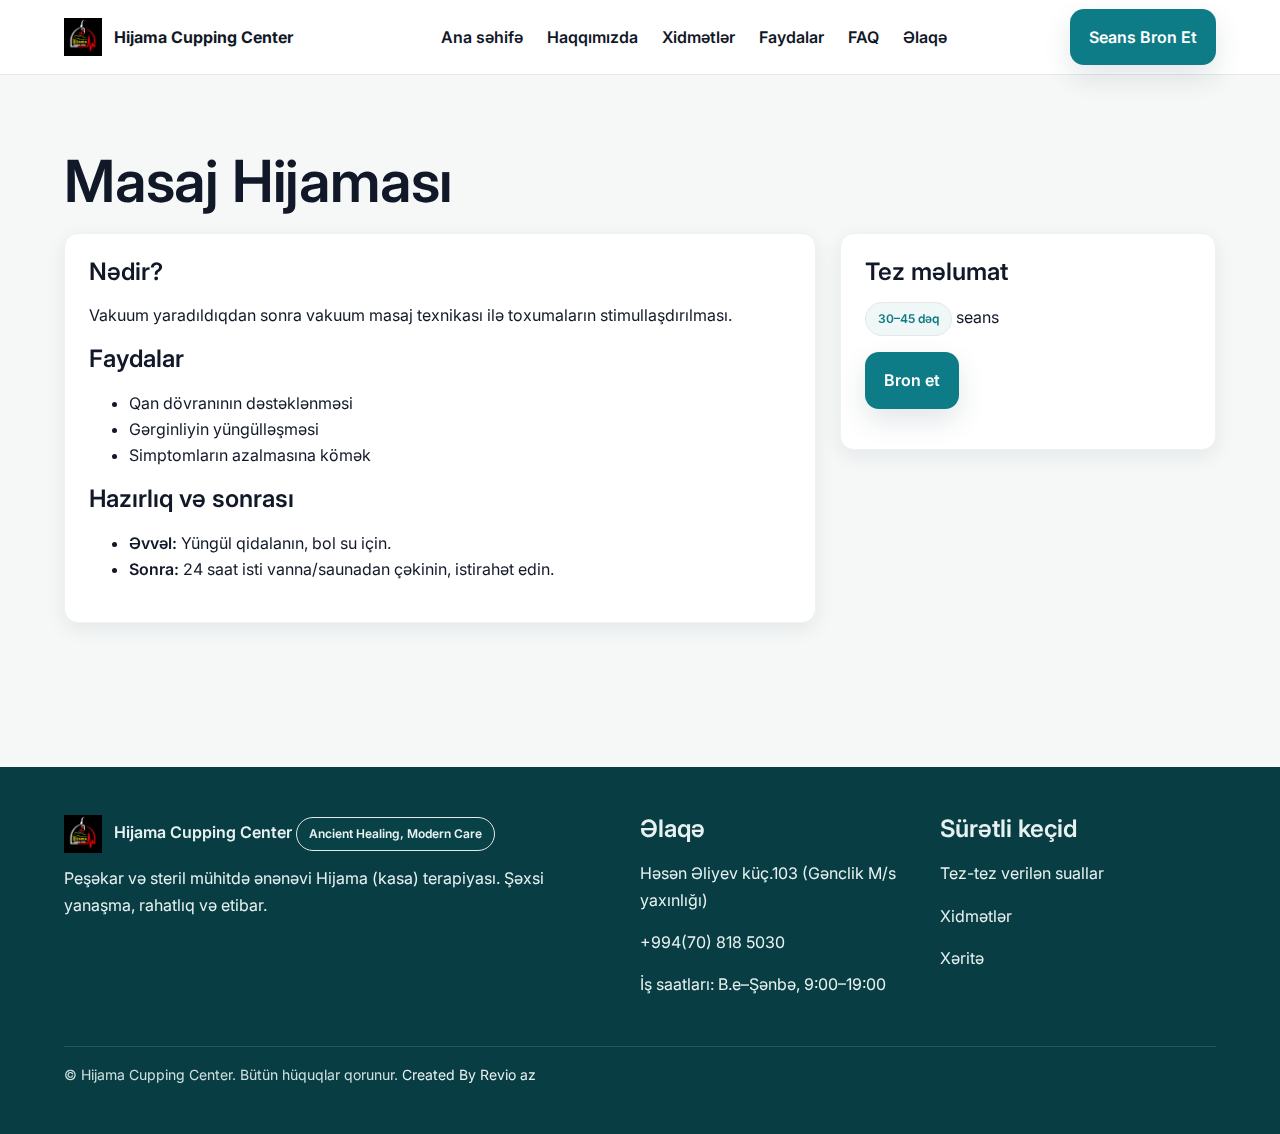
<file: az/services/massage-cupping.html>
<!doctype html>
<html lang="az">
<head>
  <meta charset="utf-8"/>
  <meta name="viewport" content="width=device-width, initial-scale=1"/>
  <title>Masaj Hijaması</title>
  <meta name="description" content="Vət hijaması — ənənəvi qan axıdılma üsulu ilə bədəndə yüklənmələrin azaldılması və qan dövranının dəstəklənməsi."/>
  <link href="https://fonts.googleapis.com/css2?family=Inter:wght@400;600;700&family=Playfair+Display:wght@600;700&display=swap" rel="stylesheet">
  <link rel="icon" href="/images/logo.jpeg" type="image/jpeg" />
  <link rel="apple-touch-icon" href="/images/logo.jpeg" />
  <link rel="stylesheet" href="/styles/base.css"/>
  <link rel="stylesheet" href="/styles/layout.css"/>
  <link rel="stylesheet" href="/styles/components.css"/>
  <script defer src="/scripts/inject-shared.js"></script>
</head>
<body>
  <div id="site-header"></div>
  <main class="section service">
    <div class="container">
      <h1>Masaj Hijaması</h1>
      <div class="grid service-grid">
        <article class="card card--soft service-article">
          <h3>Nədir?</h3>
          <p>Vakuum yaradıldıqdan sonra vakuum masaj texnikası ilə toxumaların stimullaşdırılması.</p>
          <h3>Faydalar</h3>
          <ul>
            <li>Qan dövranının dəstəklənməsi</li>
            <li>Gərginliyin yüngülləşməsi</li>
            <li>Simptomların azalmasına kömək</li>
          </ul>
          <h3>Hazırlıq və sonrası</h3>
          <ul>
            <li><strong>Əvvəl:</strong> Yüngül qidalanın, bol su için.</li>
            <li><strong>Sonra:</strong> 24 saat isti vanna/saunadan çəkinin, istirahət edin.</li>
          </ul>
        </article>
        <aside>
          <div class="card card--soft service-quick">
            <h3>Tez məlumat</h3>
            <p><span class="badge">30–45 dəq</span> seans</p>
            <p><a class="btn btn-primary service-cta" href="/az/contact.html#book">Bron et</a></p>
          </div>
        </aside>
      </div>
    </div>
  </main>
  <div id="site-footer"></div>
</body>
</html>
</file>
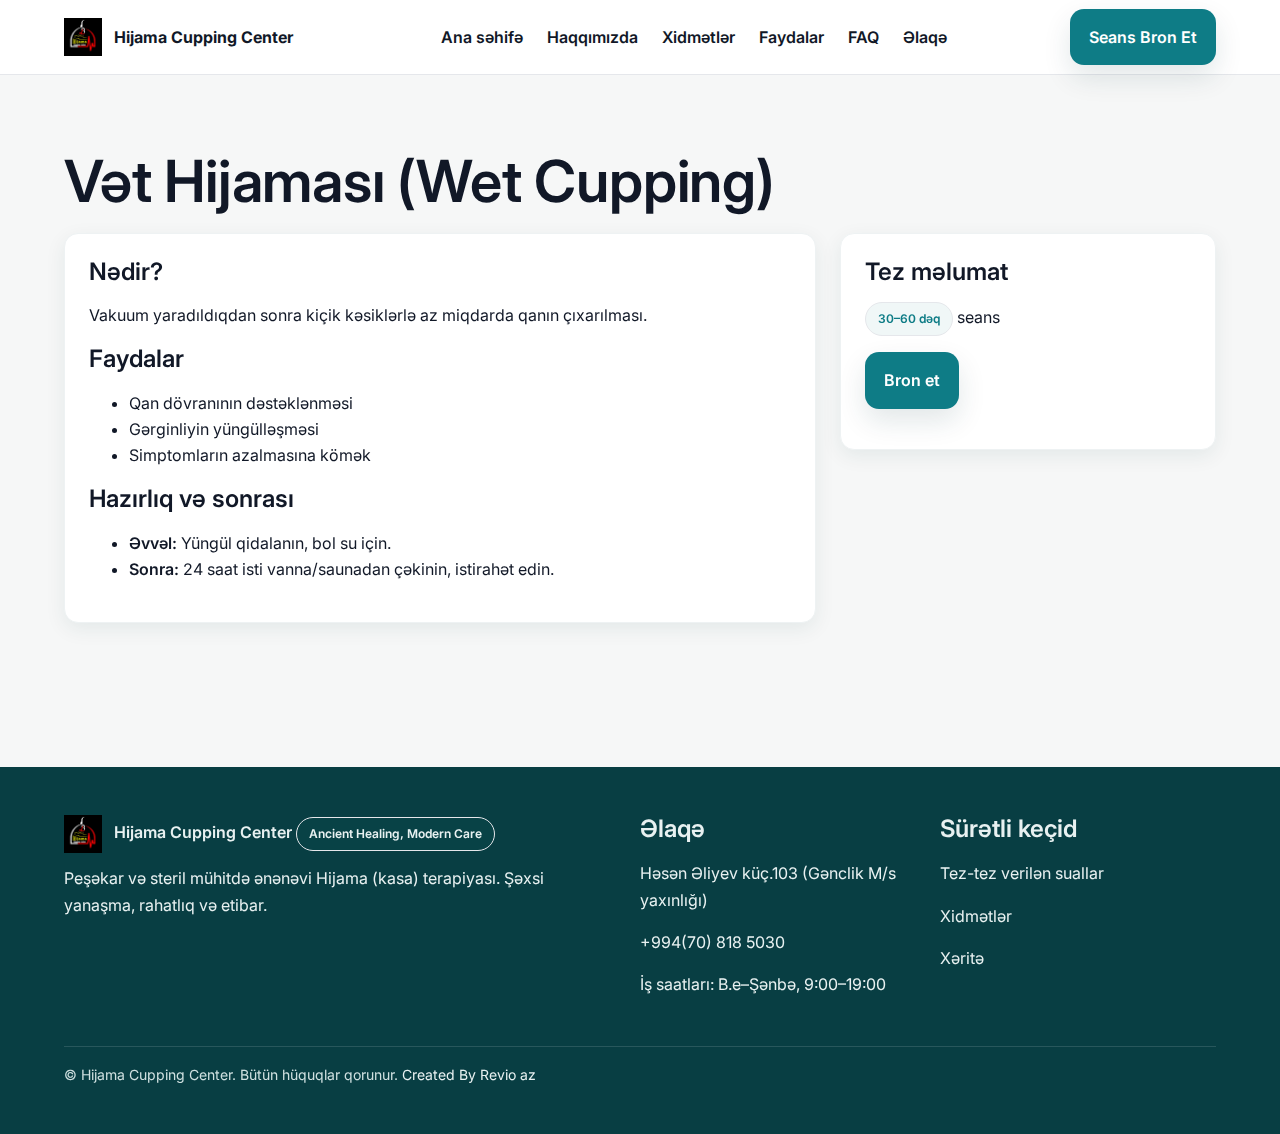
<file: az/services/wet-cupping.html>
<!doctype html>
<html lang="az">
<head>
  <meta charset="utf-8"/>
  <meta name="viewport" content="width=device-width, initial-scale=1"/>
  <title>Vət Hijaması (Wet Cupping)</title>
  <meta name="description" content="Vət hijaması — ənənəvi qan axıdılma üsulu ilə bədəndə yüklənmələrin azaldılması və qan dövranının dəstəklənməsi."/>
  <link href="https://fonts.googleapis.com/css2?family=Inter:wght@400;600;700&family=Playfair+Display:wght@600;700&display=swap" rel="stylesheet">
  <link rel="icon" href="/images/logo.jpeg" type="image/jpeg" />
  <link rel="apple-touch-icon" href="/images/logo.jpeg" />
  <link rel="stylesheet" href="/styles/base.css"/>
  <link rel="stylesheet" href="/styles/layout.css"/>
  <link rel="stylesheet" href="/styles/components.css"/>
  <script defer src="/scripts/inject-shared.js"></script>
</head>
<body>
  <div id="site-header"></div>
  <main class="section service">
    <div class="container">
      <h1>Vət Hijaması (Wet Cupping)</h1>
      <div class="grid service-grid">
        <article class="card card--soft service-article">
          <h3>Nədir?</h3>
          <p>Vakuum yaradıldıqdan sonra kiçik kəsiklərlə az miqdarda qanın çıxarılması.</p>
          <h3>Faydalar</h3>
          <ul>
            <li>Qan dövranının dəstəklənməsi</li>
            <li>Gərginliyin yüngülləşməsi</li>
            <li>Simptomların azalmasına kömək</li>
          </ul>
          <h3>Hazırlıq və sonrası</h3>
          <ul>
            <li><strong>Əvvəl:</strong> Yüngül qidalanın, bol su için.</li>
            <li><strong>Sonra:</strong> 24 saat isti vanna/saunadan çəkinin, istirahət edin.</li>
          </ul>
        </article>
        <aside>
          <div class="card card--soft service-quick">
            <h3>Tez məlumat</h3>
            <p><span class="badge">30–60 dəq</span> seans</p>
            <p><a class="btn btn-primary service-cta" href="/az/contact.html#book">Bron et</a></p>
          </div>
        </aside>
      </div>
    </div>
  </main>
  <div id="site-footer"></div>
</body>
</html>
</file>
<file: styles/base.css>
/* ========== base.css (modern polished) ========== */
:root{
  --color-primary:#0E7C86;    /* modern teal */
  --color-surface:#F6F7F7;    /* light surface */
  --color-text:#111827;       /* slate-900 */
  --color-accent:#E07A5F;     /* warm accent */
  --color-muted:#6B7280;
  --color-border:#E5E7EB;
  --color-white:#FFFFFF;

  --radius:14px;
  --radius-sm:10px;
  --shadow-sm:0 6px 20px rgba(15,61,62,.08);
  --shadow-md:0 12px 28px rgba(15,61,62,.12);
  --container:1200px;

  --sp-1:8px; --sp-2:12px; --sp-3:16px; --sp-4:24px; --sp-5:32px; --sp-6:48px; --sp-7:72px; --sp-8:96px;
}

*{box-sizing:border-box}
html{scroll-behavior:smooth}
html,body{margin:0;padding:0}
body{
  font-family: Inter, system-ui, -apple-system, Segoe UI, Roboto, Arial, "Noto Sans";
  color:var(--color-text);
  background:var(--color-surface);
  line-height:1.65;
  text-rendering:optimizeLegibility;
  -webkit-font-smoothing:antialiased;
}
img{max-width:100%;display:block}
a{color:var(--color-primary);text-decoration:none}
a:hover{text-decoration:underline}
.container{max-width:var(--container);margin:0 auto;padding:0 var(--sp-4)}

h1,h2,h3{font-family: Inter, system-ui, -apple-system, Segoe UI, Roboto, Arial, "Noto Sans"; line-height:1.2; margin:0 0 var(--sp-3); font-weight:600}
h1{font-size:clamp(36px,5vw,58px); letter-spacing:-.2px}
h2{font-size:clamp(26px,3.6vw,38px)}
h3{font-size:clamp(18px,2.4vw,24px)}

p{margin:0 0 var(--sp-3)}

.btn{display:inline-flex;align-items:center;gap:10px;border-radius:var(--radius);padding:14px 18px;font-weight:600;border:1px solid transparent;transition:transform .15s ease, box-shadow .15s ease, background .15s ease}
.btn:focus{outline:3px solid #E07A5F40; outline-offset:3px}
.btn-primary{background:var(--color-primary);color:#fff;box-shadow:var(--shadow-md)}
.btn-primary:hover{transform:translateY(-1px)}
.btn-outline{border-color:var(--color-primary);color:var(--color-primary);background:transparent}
.btn-outline:hover{background:#0E7C860e}
.btn-ghost{background:transparent;color:var(--color-text)}

.badge{display:inline-flex;align-items:center;gap:8px;background:#0E7C8610;color:var(--color-primary);border:1px solid var(--color-border);padding:6px 12px;border-radius:999px;font-size:12px;font-weight:600}

.card{background:#fff;border:1px solid var(--color-border);border-radius:var(--radius);box-shadow:var(--shadow-sm);padding:var(--sp-4)}
.card--glass{background:rgba(255,255,255,.75);backdrop-filter:blur(8px);border:1px solid #ffffff70}

.grid{display:grid;gap:var(--sp-4)}
.grid-2{grid-template-columns:repeat(2,minmax(0,1fr))}
.grid-3{grid-template-columns:repeat(3,minmax(0,1fr))}
@media (max-width:1000px){.grid-3,.grid-2{grid-template-columns:1fr}}

.section{padding:var(--sp-7) 0}
.section .section-head{margin-bottom:var(--sp-5);text-align:center}

.kicker{color:var(--color-accent);text-transform:uppercase;letter-spacing:.08em;font-weight:600;margin-bottom:var(--sp-2)}

strong{font-weight:600}

.shadow-hover{transition:transform .15s ease, box-shadow .2s ease}
.shadow-hover:hover{transform:translateY(-2px); box-shadow:var(--shadow-md)}

.visually-hidden{position:absolute!important;height:1px;width:1px;overflow:hidden;clip:rect(1px,1px,1px,1px);white-space:nowrap}
.reveal{opacity:0; transform:translateY(14px); transition:opacity .6s ease, transform .6s ease}
.reveal.show{opacity:1; transform:none}
</file>
<file: styles/layout.css>
/* ========== layout.css (modern polished) ========== */
.header{
  position:sticky; top:0; z-index:50; background:#fff; border-bottom:1px solid var(--color-border);
  transition:box-shadow .2s ease, backdrop-filter .2s ease; backdrop-filter:saturate(1) blur(0px);
}
.header.scrolled{box-shadow:var(--shadow-sm); backdrop-filter:saturate(1.2) blur(6px)}
.navbar{display:flex;align-items:center;justify-content:space-between;height:74px}
.nav-left{display:grid;grid-template-columns:auto 1fr;align-items:center;gap:var(--sp-4);flex:1}
.logo{display:flex;align-items:center;gap:12px;font-weight:700;color:var(--color-text)}
.logo:hover{text-decoration:none}
.logo-text{white-space:nowrap}
.logo-img{height:38px;width:auto;display:block}
.logo-mark{
  width:38px;height:38px;border-radius:12px;background:linear-gradient(135deg,var(--color-primary),#0B6169);
  display:grid;place-items:center;color:#fff;font-weight:700
}
.nav-links{display:flex;gap:24px;align-items:center;justify-content:center}
.nav-links a{color:var(--color-text);font-weight:600}
.nav-cta{display:flex;align-items:center;gap:12px}
.burger{display:none;background:none;border:0;font-size:28px}
@media(max-width:900px){
  .nav-links{display:none}
  .burger{display:block}
}

.mobile-menu{display:none;background:#fff;border-bottom:1px solid var(--color-border)}
.mobile-menu.open{display:block}
.mobile-menu a{display:block;padding:14px var(--sp-4);border-top:1px solid var(--color-border);color:var(--color-text)}

.hero{
  position:relative; padding:var(--sp-8) 0 var(--sp-7);
  background: url('/images/hero-bg.svg') center/cover no-repeat;
  overflow:hidden;
}
.hero .grid{grid-template-columns:1.2fr .8fr}
.hero-visual{
  position:relative; border-radius:var(--radius); overflow:hidden; min-height:320px;
  background: #ffffffaa url('/images/pattern.svg') center/auto repeat; backdrop-filter: blur(8px);
  border:1px solid #ffffff70; box-shadow: var(--shadow-md);
}
.hero-visual img{position:absolute; inset:0; width:100%; height:100%; object-fit:cover}
.hero-visual::after{
  content:""; position:absolute; inset:0;
  background: radial-gradient(120% 80% at 70% 10%, #0E7C8610 0%, transparent 60%);
}
.hero-stats{display:flex;gap:16px;flex-wrap:wrap;margin-top:var(--sp-4)}
.stat{background:#fff;border:1px solid var(--color-border);border-radius:12px;padding:10px 14px;font-weight:600;box-shadow:var(--shadow-sm)}

.services .card h3{margin-bottom:8px}
.why .item{display:flex;gap:14px;align-items:flex-start;padding:var(--sp-3);border:1px solid var(--color-border);border-radius:var(--radius);background:#fff}
.why .icon{width:40px;height:40px;border-radius:12px;background:var(--color-primary);display:grid;place-items:center;color:#fff;font-weight:700;flex-shrink:0}

.steps{counter-reset:step}
.step{display:flex;gap:16px;align-items:flex-start}
.step .num::before{counter-increment:step;content:counter(step);display:grid;place-items:center;width:36px;height:36px;border-radius:10px;background:var(--color-primary);color:#fff;font-weight:700}
.gallery{display:grid;grid-template-columns:repeat(3,1fr);gap:12px}
.gallery img{border-radius:12px;cursor:zoom-in;border:1px solid var(--color-border)}

.slider{position:relative}
.slider-track{display:flex;gap:16px;overflow-x:auto;overflow-y:hidden;scroll-snap-type:x mandatory;padding-bottom:8px;-ms-overflow-style:none;scrollbar-width:none}
.slider-track::-webkit-scrollbar{width:0;height:0;display:none}
.slider .card{scroll-snap-align:start; min-width:320px}

.cta-band{background:linear-gradient(90deg, var(--color-primary), #0B6169); color:#fff; border-radius:var(--radius); padding: var(--sp-5); display:flex;justify-content:space-between;align-items:center; gap:var(--sp-4)}
.cta-band .btn-outline{color:#fff;border-color:#ffffffaa}
.cta-band .btn-outline:hover{background:#ffffff14}

.footer{background:#083E43;color:#e8f1f1;padding:var(--sp-6) 0;margin-top:var(--sp-7)}
.footer a{color:#e8f1f1}
.footer .badge{color:inherit}
.footer .cols{display:grid;gap:var(--sp-4);grid-template-columns:2fr 1fr 1fr}
@media(max-width:900px){.footer .cols{grid-template-columns:1fr}}
.footer .brand{display:flex;align-items:center;gap:12px}
.footer .brand .logo-mark{background:linear-gradient(135deg,var(--color-primary),#0B6169)}
.footer .legal{border-top:1px solid #ffffff22;margin-top:var(--sp-5);padding-top:var(--sp-3);font-size:14px;color:#cfe0e0}

/* Mobile header adjustments */
@media(max-width:900px){
  .navbar{height:64px}
  .logo-img{height:30px}
  .logo-text{display:none}
  .nav-cta .btn{padding:10px 12px; font-size:14px; line-height:1}
}

/* Mobile hero adjustments: prevent vertical stretching */
@media(max-width:900px){
  .hero .grid{grid-template-columns:1fr}
  .hero-visual{height:auto; min-height:0; aspect-ratio:16/10}
}

/* ===== Booking (Contact) ===== */
.booking .page-head{margin-bottom:6px}
.booking .page-subhead{color:var(--color-muted); margin:0 0 var(--sp-4)}
.booking-grid{grid-template-columns:2fr 1fr; align-items:start}
@media(max-width:900px){.booking-grid{grid-template-columns:1fr}}
.booking-form{gap:16px}
.booking-form .booking-submit{justify-content:center}
@media(max-width:700px){.booking-form .booking-submit{width:100%}}
.booking .form-msg{margin-top:-4px; font-size:14px; color:var(--color-muted)}

/* ===== FAQ ===== */
.faq .page-subhead{color:var(--color-muted); margin:0 0 var(--sp-4)}
.faq .accordion{max-width:900px; margin:0 auto}

/* ===== Services ===== */
.service .container > h1{margin-bottom:var(--sp-3)}
.service-grid{grid-template-columns:2fr 1fr; align-items:start}
@media(max-width:900px){.service-grid{grid-template-columns:1fr}}
.service-quick{position:sticky; top:84px}
@media(max-width:900px){.service-quick{position:static}}
@media(max-width:700px){.service-cta{width:100%}}
</file>
<file: styles/components.css>
/* ========== components.css (modern polished) ========== */
.accordion{border:1px solid var(--color-border);border-radius:var(--radius);overflow:hidden;background:#fff}
.accordion__item + .accordion__item{border-top:1px solid var(--color-border)}
.accordion__header{width:100%;text-align:left;background:#fff;padding:18px 20px;border:0;display:flex;justify-content:space-between;align-items:center;font-weight:600;cursor:pointer}
.accordion__panel{padding:0 20px 18px 20px;display:none}
.accordion__panel.open{display:block}

/* Accordion refinements */
.accordion__header::after{content:"+"; margin-left:auto; color:var(--color-muted); font-weight:700}
.accordion__header[aria-expanded="true"]::after{content:"\2212"}
.accordion__header:hover{background:#fafafa}

.form{display:grid;gap:12px}
.form > div{display:flex;flex-direction:column;gap:6px}
.form label{line-height:1.25}
.form .input, .form textarea{line-height:1.4}
.input, textarea{width:100%;padding:12px 14px;border:1px solid var(--color-border);border-radius:12px;background:#fff}
label{font-weight:600}

.toast{position:fixed;bottom:20px;left:50%;transform:translateX(-50%);background:#161616;color:#fff;padding:12px 16px;border-radius:10px;box-shadow:var(--shadow-md);display:none;z-index:80}
.toast.show{display:block}

/* Booking specific refinements */
.card--soft{border-color:#EEF2F3}
.booking-form .input, .booking-form textarea{padding:14px 16px}
.input:focus, textarea:focus{outline:none;border-color:var(--color-primary);box-shadow:0 0 0 4px rgba(14,124,134,.12)}
</file>
